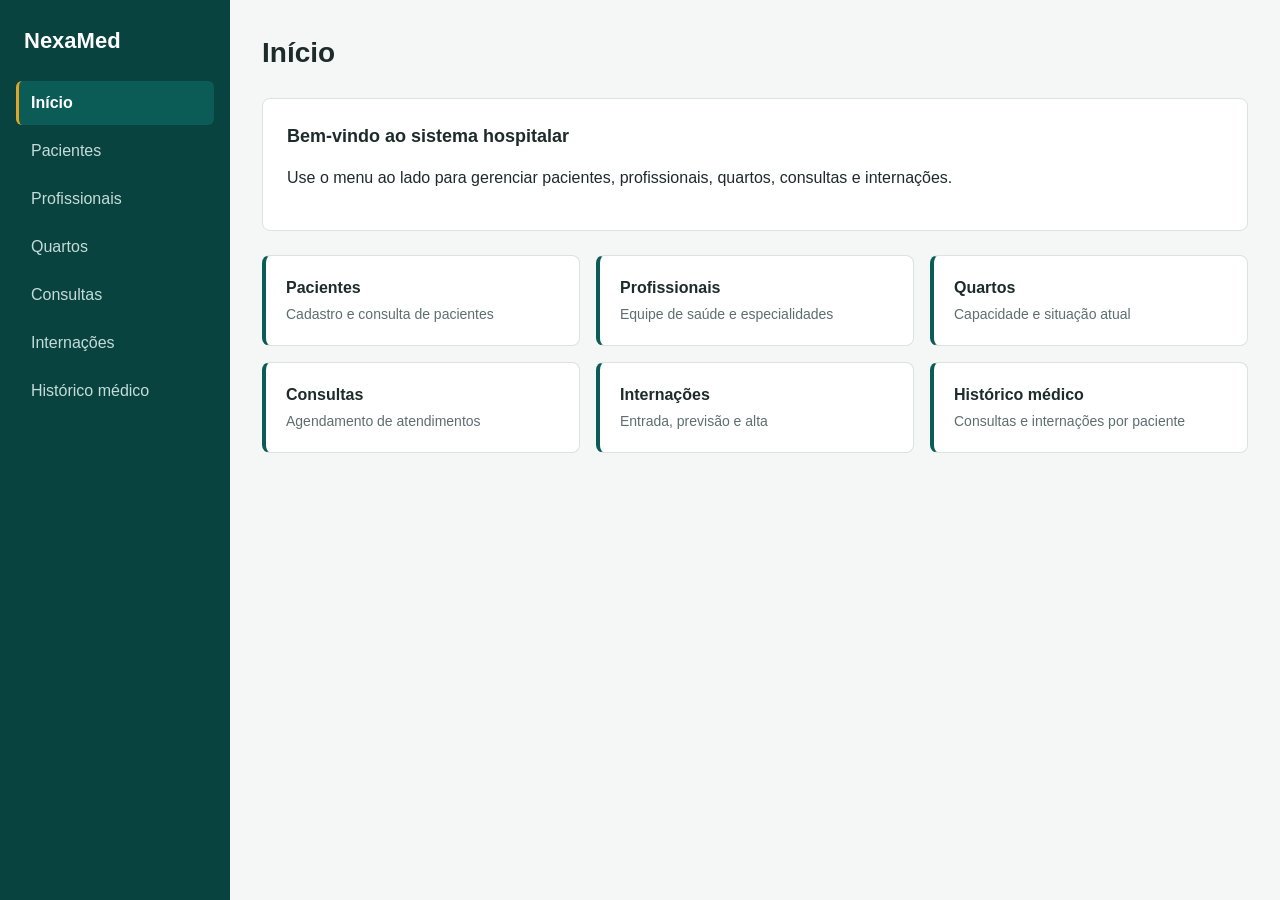
<file: src/main/resources/static/index.html>
<!DOCTYPE html>
<html lang="pt-BR">
<head>
    <meta charset="UTF-8">
    <meta name="viewport" content="width=device-width, initial-scale=1.0">
    <title>NexaMed - Início</title>
    <link rel="stylesheet" href="css/style.css">
</head>
<body>
    <div class="app">
        <aside class="sidebar">
            <h2>NexaMed</h2>
            <nav>
                <a href="index.html" class="active">Início</a>
                <a href="pacientes.html">Pacientes</a>
                <a href="profissionais.html">Profissionais</a>
                <a href="quartos.html">Quartos</a>
                <a href="consultas.html">Consultas</a>
                <a href="internacoes.html">Internações</a>
                <a href="historico.html">Histórico médico</a>
            </nav>
        </aside>
        <main class="content">
            <h1>Início</h1>
            <section class="card">
                <h2>Bem-vindo ao sistema hospitalar</h2>
                <p>Use o menu ao lado para gerenciar pacientes, profissionais, quartos, consultas e internações.</p>
            </section>
            <section class="grid">
                <a class="tile" href="pacientes.html"><strong>Pacientes</strong><span>Cadastro e consulta de pacientes</span></a>
                <a class="tile" href="profissionais.html"><strong>Profissionais</strong><span>Equipe de saúde e especialidades</span></a>
                <a class="tile" href="quartos.html"><strong>Quartos</strong><span>Capacidade e situação atual</span></a>
                <a class="tile" href="consultas.html"><strong>Consultas</strong><span>Agendamento de atendimentos</span></a>
                <a class="tile" href="internacoes.html"><strong>Internações</strong><span>Entrada, previsão e alta</span></a>
                <a class="tile" href="historico.html"><strong>Histórico médico</strong><span>Consultas e internações por paciente</span></a>
            </section>
        </main>
    </div>
</body>
</html>
</file>
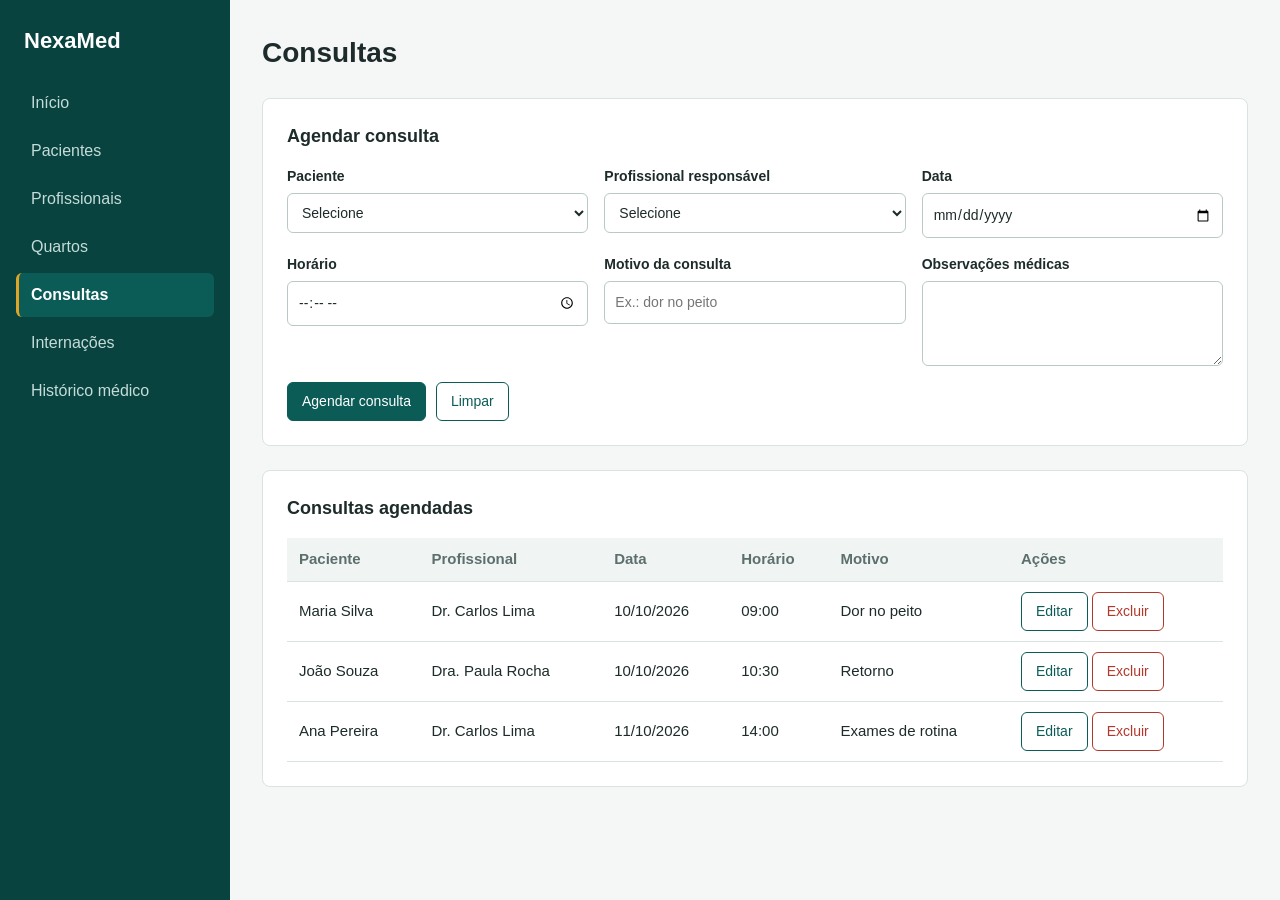
<file: src/main/resources/static/consultas.html>
<!DOCTYPE html>
<html lang="pt-BR">
<head>
    <meta charset="UTF-8">
    <meta name="viewport" content="width=device-width, initial-scale=1.0">
    <title>NexaMed - Consultas</title>
    <link rel="stylesheet" href="css/style.css">
</head>
<body>
    <div class="app">
        <aside class="sidebar">
            <h2>NexaMed</h2>
            <nav>
                <a href="index.html">Início</a>
                <a href="pacientes.html">Pacientes</a>
                <a href="profissionais.html">Profissionais</a>
                <a href="quartos.html">Quartos</a>
                <a href="consultas.html" class="active">Consultas</a>
                <a href="internacoes.html">Internações</a>
                <a href="historico.html">Histórico médico</a>
            </nav>
        </aside>
        <main class="content">
            <h1>Consultas</h1>
            <section class="card">
                <h2>Agendar consulta</h2>
                <form class="form">
                    <label>Paciente<select><option value="">Selecione</option><option>Maria Silva</option><option>João Souza</option><option>Ana Pereira</option></select></label>
                    <label>Profissional responsável<select><option value="">Selecione</option><option>Dr. Carlos Lima (Cardiologia)</option><option>Dra. Paula Rocha (Pediatria)</option></select></label>
                    <label>Data<input type="date" placeholder=""></label>
                    <label>Horário<input type="time" placeholder=""></label>
                    <label>Motivo da consulta<input type="text" placeholder="Ex.: dor no peito"></label>
                    <label>Observações médicas<textarea rows="3"></textarea></label>
                    <div class="actions">
                        <button type="submit">Agendar consulta</button><button type="reset" class="secondary">Limpar</button>
                    </div>
                </form>
            </section>
            <section class="card">
                <h2>Consultas agendadas</h2>
                <div class="table-wrap">
                    <table>
                        <thead>
                            <tr><th>Paciente</th><th>Profissional</th><th>Data</th><th>Horário</th><th>Motivo</th><th>Ações</th></tr></thead>
                        <tbody>
                            <tr>
                                <td>Maria Silva</td><td>Dr. Carlos Lima</td><td>10/10/2026</td><td>09:00</td><td>Dor no peito</td><td><button class="secondary">Editar</button> <button class="danger">Excluir</button></td>
                            </tr>
                            <tr>
                                <td>João Souza</td><td>Dra. Paula Rocha</td><td>10/10/2026</td><td>10:30</td><td>Retorno</td><td><button class="secondary">Editar</button> <button class="danger">Excluir</button></td>
                            </tr>
                            <tr>
                                <td>Ana Pereira</td><td>Dr. Carlos Lima</td><td>11/10/2026</td><td>14:00</td><td>Exames de rotina</td><td><button class="secondary">Editar</button> <button class="danger">Excluir</button></td>
                            </tr>
                        </tbody>
                    </table>
                </div>
            </section>
        </main>
    </div>
</body>
</html>
</file>
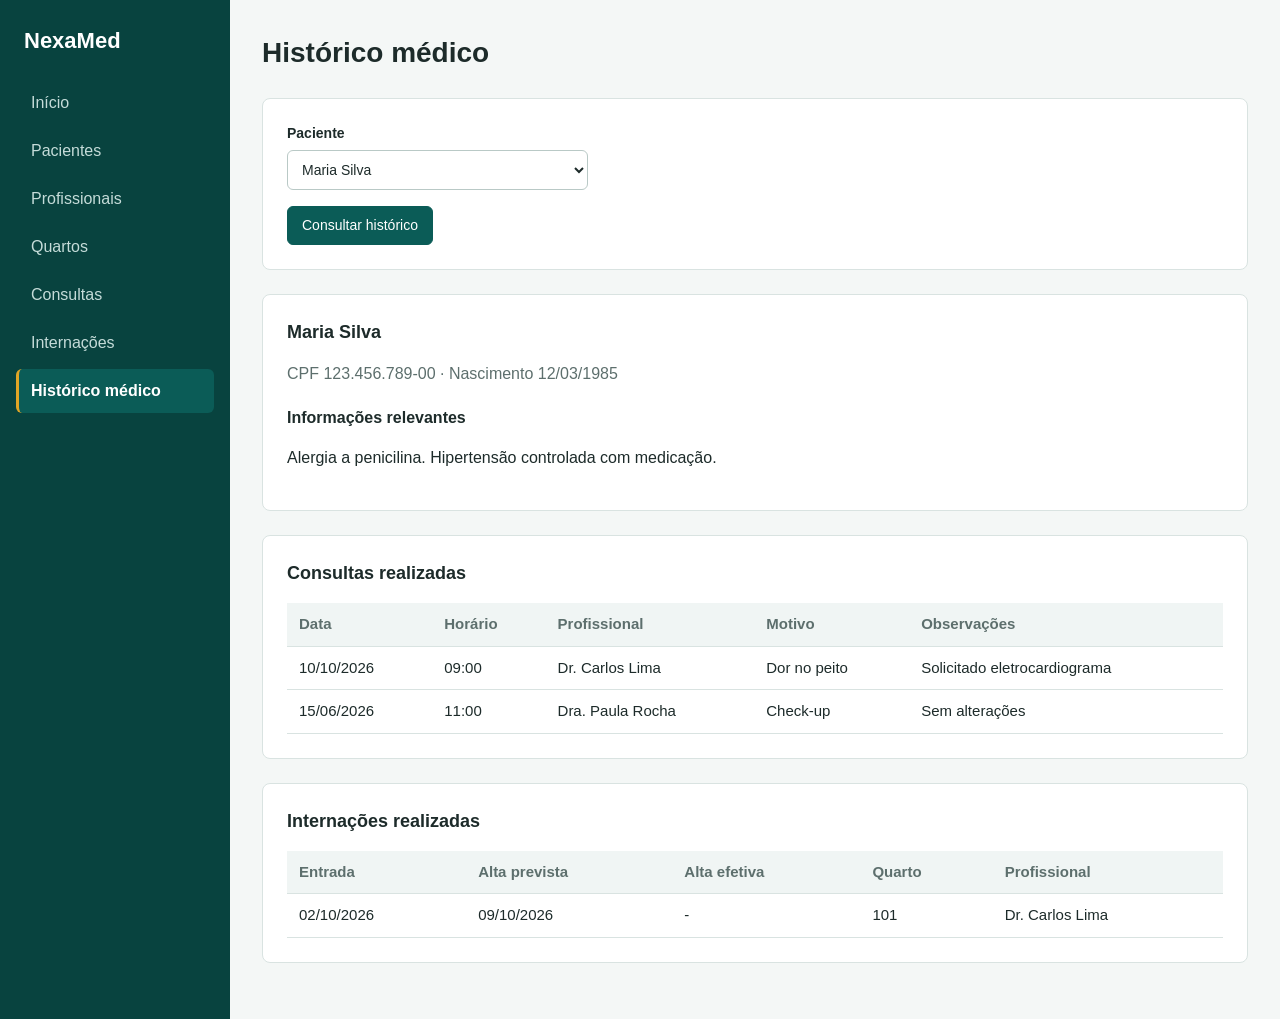
<file: src/main/resources/static/historico.html>
<!DOCTYPE html>
<html lang="pt-BR">
<head>
    <meta charset="UTF-8">
    <meta name="viewport" content="width=device-width, initial-scale=1.0">
    <title>NexaMed - Histórico médico</title>
    <link rel="stylesheet" href="css/style.css">
</head>
<body>
    <div class="app">
        <aside class="sidebar">
            <h2>NexaMed</h2>
            <nav>
                <a href="index.html">Início</a>
                <a href="pacientes.html">Pacientes</a>
                <a href="profissionais.html">Profissionais</a>
                <a href="quartos.html">Quartos</a>
                <a href="consultas.html">Consultas</a>
                <a href="internacoes.html">Internações</a>
                <a href="historico.html" class="active">Histórico médico</a>
            </nav>
        </aside>
        <main class="content">
            <h1>Histórico médico</h1>
            <section class="card">
                <form class="form">
                    <label>Paciente<select><option>Maria Silva</option><option>João Souza</option><option>Ana Pereira</option></select></label>
                    <div class="actions"><button type="submit">Consultar histórico</button></div>
                </form>
            </section>
            <section class="card">
                <h2>Maria Silva</h2>
                <p class="muted">CPF 123.456.789-00 · Nascimento 12/03/1985</p>
                <h3>Informações relevantes</h3>
                <p>Alergia a penicilina. Hipertensão controlada com medicação.</p>
            </section>
            <section class="card">
                <h2>Consultas realizadas</h2>
                <div class="table-wrap">
                    <table>
                        <thead>
                            <tr><th>Data</th><th>Horário</th><th>Profissional</th><th>Motivo</th><th>Observações</th></tr>
                        </thead>
                        <tbody>
                            <tr>
                                <td>10/10/2026</td><td>09:00</td><td>Dr. Carlos Lima</td><td>Dor no peito</td><td>Solicitado eletrocardiograma</td>
                            </tr>
                            <tr>
                                <td>15/06/2026</td><td>11:00</td><td>Dra. Paula Rocha</td><td>Check-up</td><td>Sem alterações</td>
                            </tr>
                        </tbody>
                    </table>
                </div>
            </section>
            <section class="card">
                <h2>Internações realizadas</h2>
                <div class="table-wrap">
                    <table>
                        <thead>
                            <tr>
                                <th>Entrada</th><th>Alta prevista</th><th>Alta efetiva</th><th>Quarto</th><th>Profissional</th>
                            </tr>
                        </thead>
                        <tbody>
                            <tr>
                                <td>02/10/2026</td><td>09/10/2026</td><td>-</td><td>101</td><td>Dr. Carlos Lima</td>
                            </tr>
                        </tbody>
                    </table>
                </div>
            </section>
        </main>
    </div>
</body>
</html>
</file>
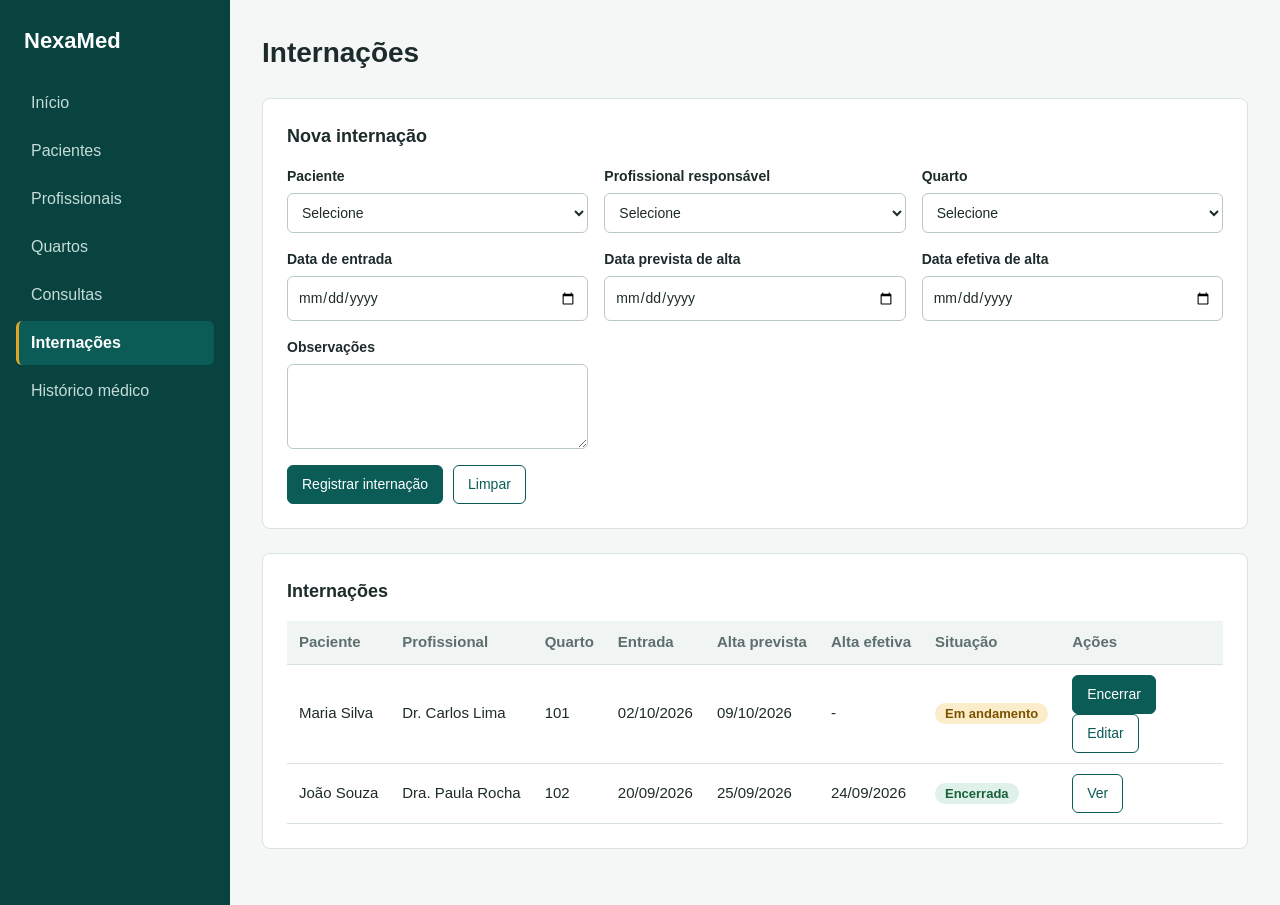
<file: src/main/resources/static/internacoes.html>
<!DOCTYPE html>
<html lang="pt-BR">
<head>
  <meta charset="UTF-8">
  <meta name="viewport" content="width=device-width, initial-scale=1.0">
  <title>NexaMed - Internações</title>
  <link rel="stylesheet" href="css/style.css">
</head>
<body>
    <div class="app">
        <aside class="sidebar">
            <h2>NexaMed</h2>
            <nav>
                <a href="index.html">Início</a>
                <a href="pacientes.html">Pacientes</a>
                <a href="profissionais.html">Profissionais</a>
                <a href="quartos.html">Quartos</a>
                <a href="consultas.html">Consultas</a>
                <a href="internacoes.html" class="active">Internações</a>
                <a href="historico.html">Histórico médico</a>
            </nav>
        </aside>
        <main class="content">
            <h1>Internações</h1>
            <section class="card">
                <h2>Nova internação</h2>
                <form class="form">
                    <label>Paciente<select><option value="">Selecione</option><option>Maria Silva</option><option>João Souza</option><option>Ana Pereira</option></select></label>
                    <label>Profissional responsável<select><option value="">Selecione</option><option>Dr. Carlos Lima (Cardiologia)</option><option>Dra. Paula Rocha (Pediatria)</option></select></label>
                    <label>Quarto<select><option value="">Selecione</option><option>101 (1 vaga)</option><option>201 (3 vagas)</option></select></label>
                    <label>Data de entrada<input type="date" placeholder=""></label>
                    <label>Data prevista de alta<input type="date" placeholder=""></label>
                    <label>Data efetiva de alta<input type="date" placeholder=""></label>
                    <label>Observações<textarea rows="3"></textarea></label>
                    <div class="actions">
                        <button type="submit">Registrar internação</button><button type="reset" class="secondary">Limpar</button>
                    </div>
                </form>
            </section>
            <section class="card">
                <h2>Internações</h2>
                <div class="table-wrap">
                    <table>
                        <thead>
                            <tr><th>Paciente</th><th>Profissional</th><th>Quarto</th><th>Entrada</th><th>Alta prevista</th><th>Alta efetiva</th><th>Situação</th><th>Ações</th></tr>
                        </thead>
                        <tbody>
                            <tr><td>Maria Silva</td><td>Dr. Carlos Lima</td><td>101</td><td>02/10/2026</td><td>09/10/2026</td><td>-</td><td><span class="tag busy">Em andamento</span></td><td><button>Encerrar</button> <button class="secondary">Editar</button></td></tr>
                            <tr><td>João Souza</td><td>Dra. Paula Rocha</td><td>102</td><td>20/09/2026</td><td>25/09/2026</td><td>24/09/2026</td><td><span class="tag ok">Encerrada</span></td><td><button class="secondary">Ver</button></td></tr>
                        </tbody>
                    </table>
                </div>
            </section>
        </main>
    </div>
</body>
</html>
</file>
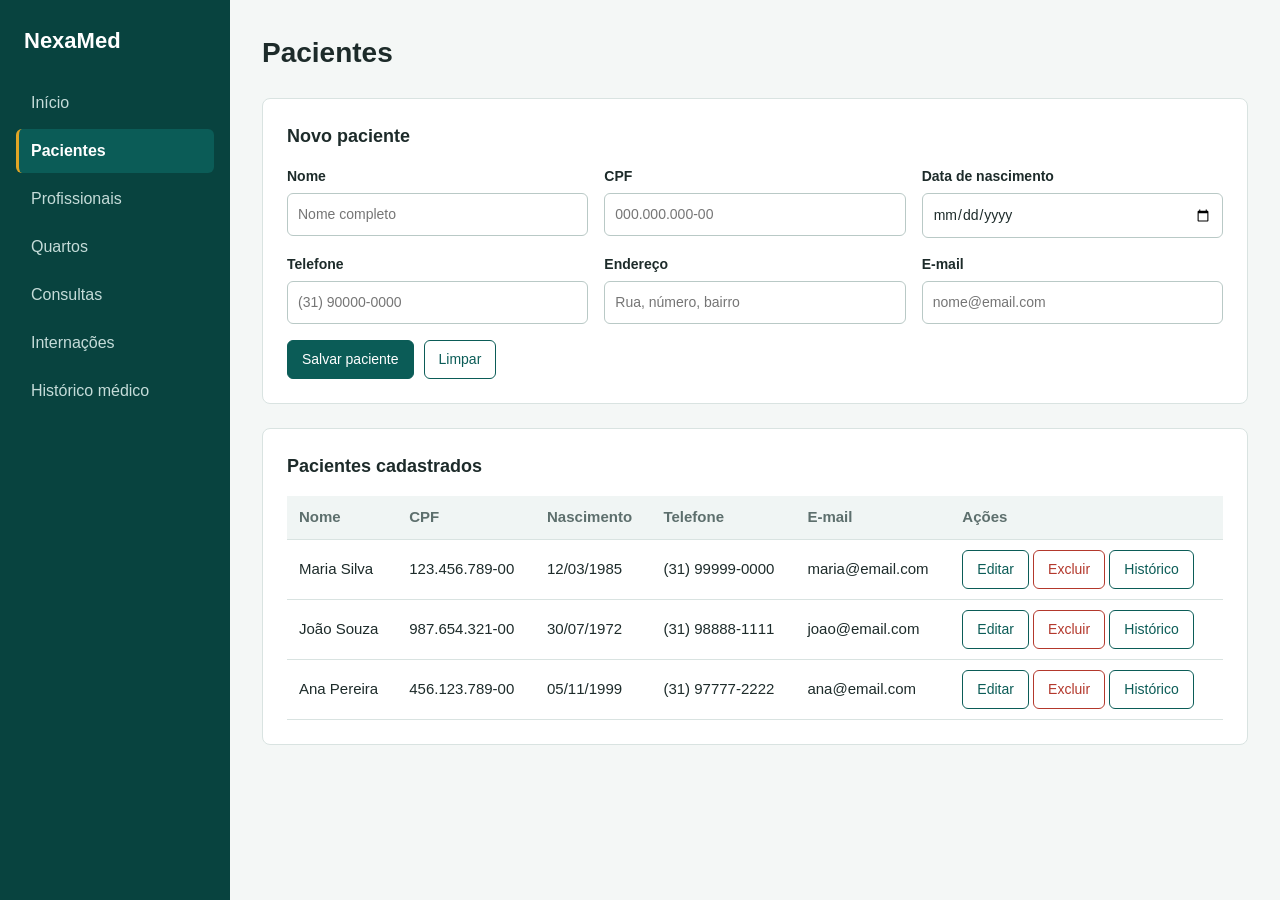
<file: src/main/resources/static/pacientes.html>
<!DOCTYPE html>
<html lang="pt-BR">
<head>
    <meta charset="UTF-8">
    <meta name="viewport" content="width=device-width, initial-scale=1.0">
    <title>NexaMed - Pacientes</title>
    <link rel="stylesheet" href="css/style.css">
</head>
<body>
    <div class="app">
            <aside class="sidebar">
                <h2>NexaMed</h2>
                <nav>
                    <a href="index.html">Início</a>
                    <a href="pacientes.html" class="active">Pacientes</a>
                    <a href="profissionais.html">Profissionais</a>
                    <a href="quartos.html">Quartos</a>
                    <a href="consultas.html">Consultas</a>
                    <a href="internacoes.html">Internações</a>
                    <a href="historico.html">Histórico médico</a>
                </nav>
            </aside>
        <main class="content">
            <h1>Pacientes</h1>
            <section class="card">
                <h2>Novo paciente</h2>
                <form class="form">
                    <label>Nome<input type="text" placeholder="Nome completo"></label>
                    <label>CPF<input type="text" placeholder="000.000.000-00"></label>
                    <label>Data de nascimento<input type="date" placeholder=""></label>
                    <label>Telefone<input type="tel" placeholder="(31) 90000-0000"></label>
                    <label>Endereço<input type="text" placeholder="Rua, número, bairro"></label>
                    <label>E-mail<input type="email" placeholder="nome@email.com"></label>
                    <div class="actions">
                        <button type="submit">Salvar paciente</button><button type="reset" class="secondary">Limpar</button>
                    </div>
                </form>
            </section>
            <section class="card">
                <h2>Pacientes cadastrados</h2>
                <div class="table-wrap">
                    <table>
                        <thead>
                            <tr><th>Nome</th><th>CPF</th><th>Nascimento</th><th>Telefone</th><th>E-mail</th><th>Ações</th></tr>
                        </thead>
                        <tbody>
                            <tr>
                                <td>Maria Silva</td><td>123.456.789-00</td><td>12/03/1985</td><td>(31) 99999-0000</td><td>maria@email.com</td><td><button class="secondary">Editar</button> <button class="danger">Excluir</button> <a class="btn" href="historico.html">Histórico</a></td>
                            </tr>
                            <tr>
                                <td>João Souza</td><td>987.654.321-00</td><td>30/07/1972</td><td>(31) 98888-1111</td><td>joao@email.com</td><td><button class="secondary">Editar</button> <button class="danger">Excluir</button> <a class="btn" href="historico.html">Histórico</a></td>
                            </tr>
                            <tr>
                                <td>Ana Pereira</td><td>456.123.789-00</td><td>05/11/1999</td><td>(31) 97777-2222</td><td>ana@email.com</td><td><button class="secondary">Editar</button> <button class="danger">Excluir</button> <a class="btn" href="historico.html">Histórico</a></td>
                            </tr>
                        </tbody>
                    </table>
                </div>
            </section>
        </main>
    </div>
</body>
</html>
</file>
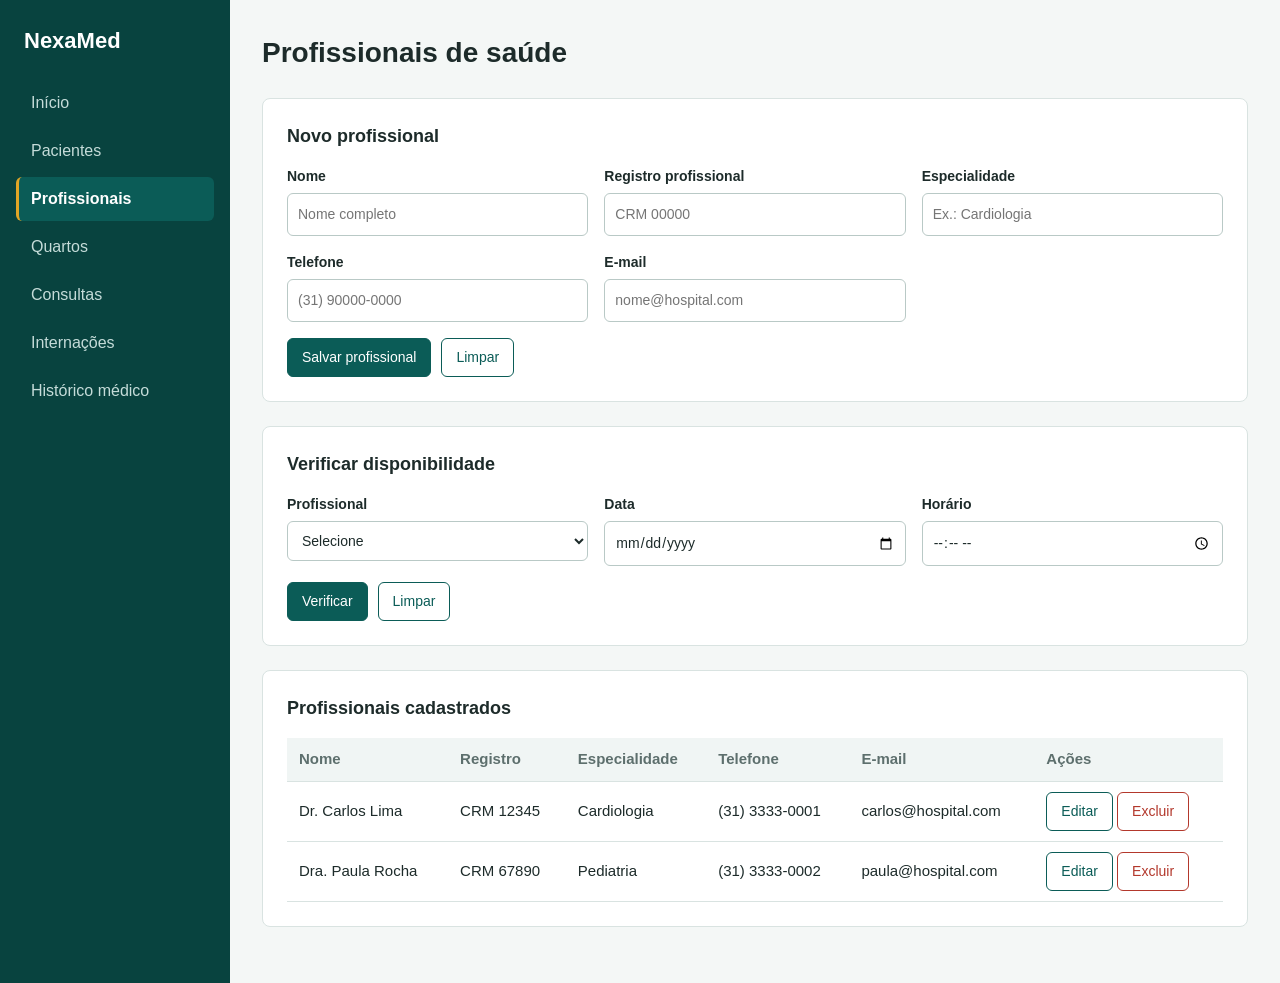
<file: src/main/resources/static/profissionais.html>
<!DOCTYPE html>
<html lang="pt-BR">
<head>
    <meta charset="UTF-8">
    <meta name="viewport" content="width=device-width, initial-scale=1.0">
    <title>NexaMed - Profissionais de saúde</title>
    <link rel="stylesheet" href="css/style.css">
</head>
<body>
    <div class="app">
        <aside class="sidebar">
        <h2>NexaMed</h2>
            <nav>
                <a href="index.html">Início</a>
                <a href="pacientes.html">Pacientes</a>
                <a href="profissionais.html" class="active">Profissionais</a>
                <a href="quartos.html">Quartos</a>
                <a href="consultas.html">Consultas</a>
                <a href="internacoes.html">Internações</a>
                <a href="historico.html">Histórico médico</a>
            </nav>
        </aside>
        <main class="content">
            <h1>Profissionais de saúde</h1>
            <section class="card">
                <h2>Novo profissional</h2>
                <form class="form">
                    <label>Nome<input type="text" placeholder="Nome completo"></label>
                    <label>Registro profissional<input type="text" placeholder="CRM 00000"></label>
                    <label>Especialidade<input type="text" placeholder="Ex.: Cardiologia"></label>
                    <label>Telefone<input type="tel" placeholder="(31) 90000-0000"></label>
                    <label>E-mail<input type="email" placeholder="nome@hospital.com"></label>
                    <div class="actions"><button type="submit">Salvar profissional</button><button type="reset" class="secondary">Limpar</button></div>
                </form>
            </section>
            <section class="card">
                <h2>Verificar disponibilidade</h2>
                <form class="form">
                    <label>Profissional<select><option value="">Selecione</option><option>Dr. Carlos Lima (Cardiologia)</option><option>Dra. Paula Rocha (Pediatria)</option></select></label>
                    <label>Data<input type="date" placeholder=""></label>
                    <label>Horário<input type="time" placeholder=""></label>
                    <div class="actions"><button type="submit">Verificar</button><button type="reset" class="secondary">Limpar</button></div>
                </form>
            </section>
            <section class="card">
                <h2>Profissionais cadastrados</h2>
                <div class="table-wrap">
                    <table>
                        <thead><tr><th>Nome</th><th>Registro</th><th>Especialidade</th><th>Telefone</th><th>E-mail</th><th>Ações</th></tr></thead>
                        <tbody>
                        <tr><td>Dr. Carlos Lima</td><td>CRM 12345</td><td>Cardiologia</td><td>(31) 3333-0001</td><td>carlos@hospital.com</td><td><button class="secondary">Editar</button> <button class="danger">Excluir</button></td></tr>
                        <tr><td>Dra. Paula Rocha</td><td>CRM 67890</td><td>Pediatria</td><td>(31) 3333-0002</td><td>paula@hospital.com</td><td><button class="secondary">Editar</button> <button class="danger">Excluir</button></td></tr>
                        </tbody>
                    </table>
                </div>
            </section>
        </main>
    </div>
</body>
</html>
</file>
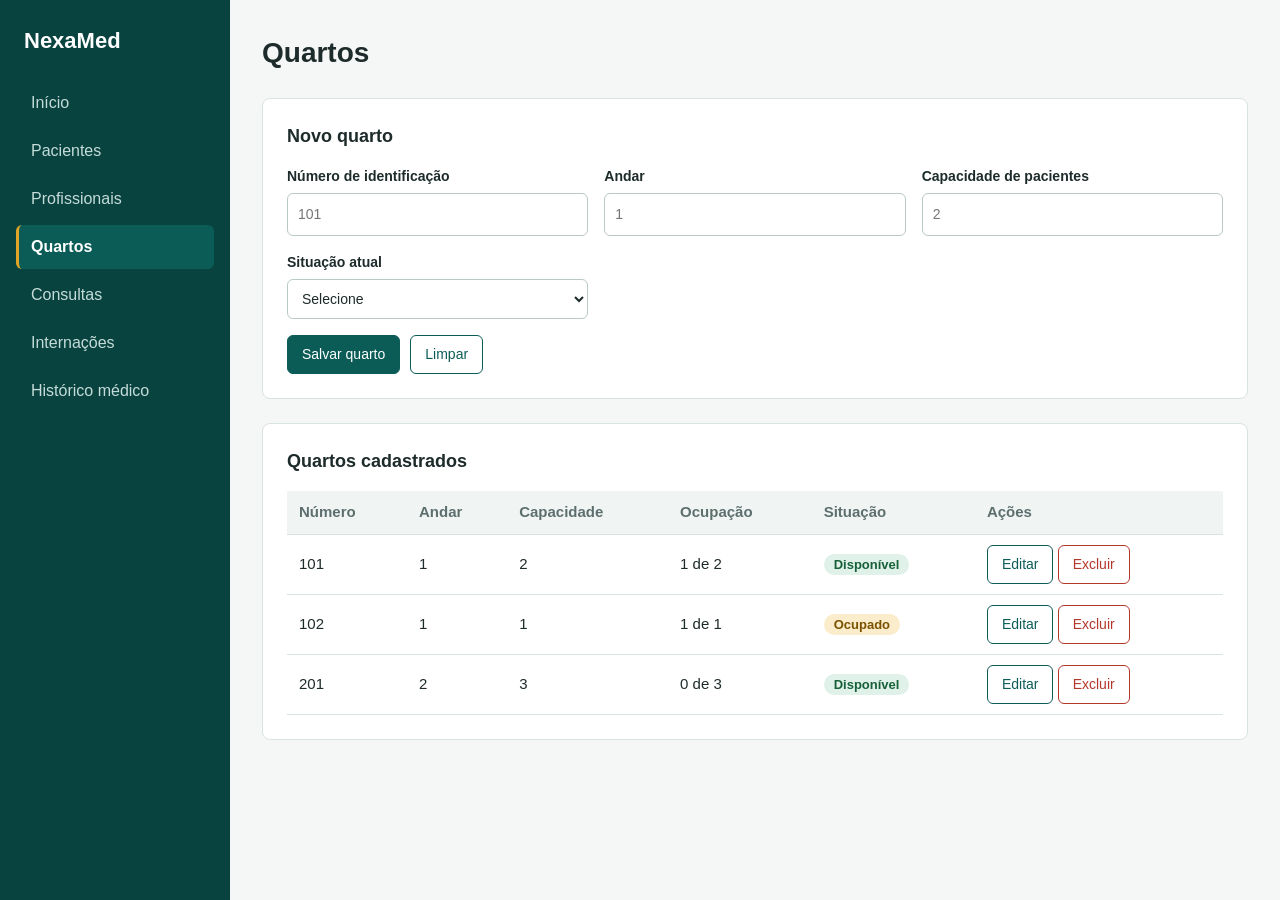
<file: src/main/resources/static/quartos.html>
<!DOCTYPE html>
<html lang="pt-BR">
<head>
    <meta charset="UTF-8">
    <meta name="viewport" content="width=device-width, initial-scale=1.0">
    <title>NexaMed - Quartos</title>
    <link rel="stylesheet" href="css/style.css">
</head>
<body>
    <div class="app">
        <aside class="sidebar">
            <h2>NexaMed</h2>
            <nav>
                <a href="index.html">Início</a>
                <a href="pacientes.html">Pacientes</a>
                <a href="profissionais.html">Profissionais</a>
                <a href="quartos.html" class="active">Quartos</a>
                <a href="consultas.html">Consultas</a>
                <a href="internacoes.html">Internações</a>
                <a href="historico.html">Histórico médico</a>
            </nav>
        </aside>
        <main class="content">
            <h1>Quartos</h1>
            <section class="card">
                <h2>Novo quarto</h2>
                <form class="form">
                    <label>Número de identificação<input type="number" placeholder="101"></label>
                    <label>Andar<input type="number" placeholder="1"></label>
                    <label>Capacidade de pacientes<input type="number" placeholder="2"></label>
                    <label>Situação atual<select><option value="">Selecione</option><option>Disponível</option><option>Ocupado</option></select></label>
                    <div class="actions"><button type="submit">Salvar quarto</button><button type="reset" class="secondary">Limpar</button></div>
                </form>
            </section>
            <section class="card">
                <h2>Quartos cadastrados</h2>
                <div class="table-wrap">
                    <table>
                        <thead><tr><th>Número</th><th>Andar</th><th>Capacidade</th><th>Ocupação</th><th>Situação</th><th>Ações</th></tr></thead>
                        <tbody>
                        <tr><td>101</td><td>1</td><td>2</td><td>1 de 2</td><td><span class="tag ok">Disponível</span></td><td><button class="secondary">Editar</button> <button class="danger">Excluir</button></td></tr>
                        <tr><td>102</td><td>1</td><td>1</td><td>1 de 1</td><td><span class="tag busy">Ocupado</span></td><td><button class="secondary">Editar</button> <button class="danger">Excluir</button></td></tr>
                        <tr><td>201</td><td>2</td><td>3</td><td>0 de 3</td><td><span class="tag ok">Disponível</span></td><td><button class="secondary">Editar</button> <button class="danger">Excluir</button></td></tr>
                        </tbody>
                    </table>
                </div>
            </section>
        </main>
    </div>
</body>
</html>
</file>
<file: src/main/resources/static/css/style.css>
* {
    box-sizing: border-box;
}

body {
    margin: 0;
    font-family: "Segoe UI", Arial, sans-serif;
    background-color: #f4f7f6;
    color: #1d2b2a;
    line-height: 1.5;
}

h1 {
    margin: 0 0 24px;
    font-size: 28px;
}

h2 {
    margin: 0 0 16px;
    font-size: 18px;
}

h3 {
    margin: 20px 0 6px;
    font-size: 16px;
}

.muted {
    margin: 0;
    color: #5d6f6d;
}

/* LAYOUT GERAL */

.app {
    display: flex;
    min-height: 100vh;
}

.sidebar {
    width: 230px;
    flex-shrink: 0;
    padding: 24px 16px;
    background-color: #08433f;
    color: #ffffff;
}

.sidebar h2 {
    margin: 0 8px 24px;
    font-size: 22px;
}

.sidebar nav {
    display: flex;
    flex-direction: column;
    gap: 4px;
}

.sidebar a {
    padding: 10px 12px;
    border-left: 3px solid transparent;
    border-radius: 6px;
    color: #c5dcd9;
    text-decoration: none;
}

.sidebar a:hover {
    background-color: #0b5c57;
    color: #ffffff;
}

.sidebar a.active {
    background-color: #0b5c57;
    border-left-color: #e0a526;
    color: #ffffff;
    font-weight: 600;
}

.content {
    flex: 1;
    min-width: 0;
    max-width: 1100px;
    padding: 32px;
}

/* CARD */

.card {
    margin-bottom: 24px;
    padding: 24px;
    background-color: #ffffff;
    border: 1px solid #d9e3e1;
    border-radius: 8px;
}

/* FORMS */

.form {
    display: grid;
    grid-template-columns: repeat(auto-fit, minmax(230px, 1fr));
    gap: 16px;
}

label {
    display: flex;
    flex-direction: column;
    gap: 6px;
    font-size: 14px;
    font-weight: 600;
}

input,
select,
textarea {
    padding: 10px;
    font: inherit;
    font-weight: 400;
    background-color: #ffffff;
    color: #1d2b2a;
    border: 1px solid #b9c9c6;
    border-radius: 6px;
}

textarea {
    resize: vertical;
}

.actions {
    grid-column: 1 / -1;
    display: flex;
    gap: 10px;
}

/* BOTÕES */

button,
.btn {
    display: inline-block;
    padding: 8px 14px;
    font: inherit;
    font-size: 14px;
    background-color: #0b5c57;
    color: #ffffff;
    border: 1px solid #0b5c57;
    border-radius: 6px;
    text-decoration: none;
    cursor: pointer;
}

button:hover {
    background-color: #08433f;
}

button.secondary,
.btn {
    background-color: #ffffff;
    color: #0b5c57;
}

button.secondary:hover,
.btn:hover {
    background-color: #e7f1ef;
}

button.danger {
    background-color: #ffffff;
    color: #b3382c;
    border-color: #b3382c;
}

button.danger:hover {
    background-color: #fbeceb;
}

button:focus-visible,
a:focus-visible,
input:focus-visible,
select:focus-visible,
textarea:focus-visible {
    outline: 3px solid #e0a526;
    outline-offset: 2px;
}

/* TABELAS */

.table-wrap {
    overflow-x: auto;
}

table {
    width: 100%;
    border-collapse: collapse;
    font-size: 15px;
}

th,
td {
    padding: 10px 12px;
    text-align: left;
    border-bottom: 1px solid #d9e3e1;
    white-space: nowrap;
}

th {
    background-color: #f0f5f4;
    color: #5d6f6d;
    font-weight: 600;
}

td:last-child {
    white-space: normal;
}

/* ETIQUETAS DE SITUAÇÃO */

.tag {
    padding: 3px 10px;
    font-size: 13px;
    font-weight: 600;
    border-radius: 999px;
}

.tag.ok {
    background-color: #dff1e8;
    color: #17603a;
}

.tag.busy {
    background-color: #fbeccb;
    color: #7a5200;
}

/* PÁGINA INICIAL */

.grid {
    display: grid;
    grid-template-columns: repeat(auto-fit, minmax(240px, 1fr));
    gap: 16px;
}

.tile {
    display: flex;
    flex-direction: column;
    gap: 4px;
    padding: 20px;
    background-color: #ffffff;
    border: 1px solid #d9e3e1;
    border-left: 4px solid #0b5c57;
    border-radius: 8px;
    color: inherit;
    text-decoration: none;
}

.tile:hover {
    border-left-color: #e0a526;
}

.tile span {
    color: #5d6f6d;
    font-size: 14px;
}

/* RESPONSIVIDADE */

@media (max-width: 800px) {
    .app {
        flex-direction: column;
    }

    .sidebar {
        width: 100%;
        padding: 16px;
    }

    .sidebar nav {
        flex-direction: row;
        flex-wrap: wrap;
    }

    .content {
        padding: 20px 16px;
    }
}
</file>
